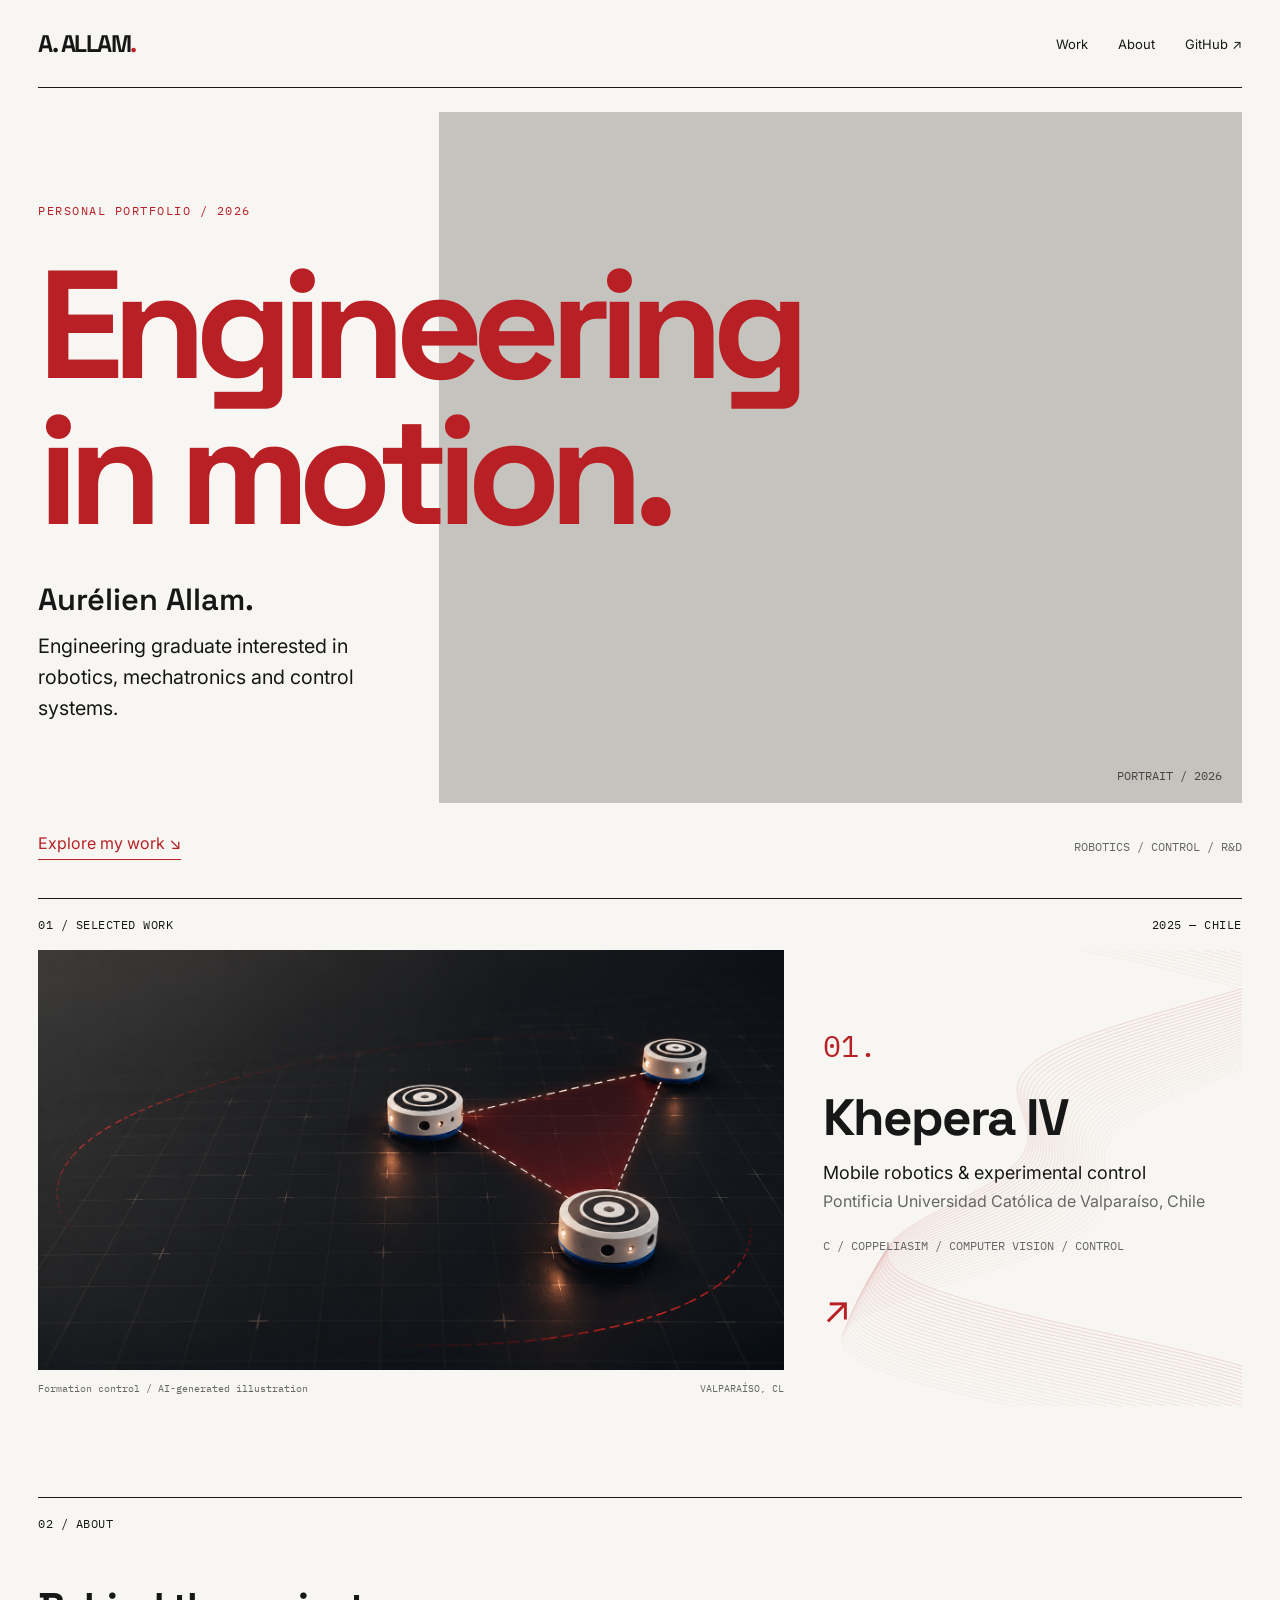
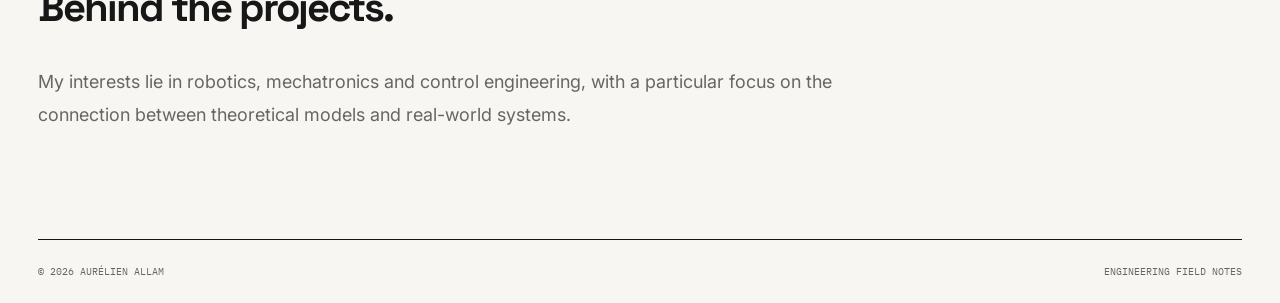
<file: index.html>
<!doctype html>
<html lang="en">
  <head>
    <meta charset="UTF-8" />
    <meta name="viewport" content="width=device-width, initial-scale=1.0" />

    <title>Aurélien Allam — Engineering Portfolio</title>

    <link rel="stylesheet" href="style.css" />

    <link rel="preconnect" href="https://fonts.googleapis.com" />
    <link rel="preconnect" href="https://fonts.gstatic.com" crossorigin />

    <link
      href="https://fonts.googleapis.com/css2?family=Space+Grotesk:wght@400;500;600;700&family=Inter:wght@400;500;600&family=IBM+Plex+Mono:wght@400;500&display=swap"
      rel="stylesheet"
    />
  </head>

  <body class="home-page">
    <!-- NAVIGATION -->

    <header class="site-header container">
      <a class="logo" href="index.html"> A. ALLAM<span>.</span> </a>

      <nav>
        <a href="#work">Work</a>
        <a href="#about">About</a>
        <a href="https://github.com/aureallam" target="_blank" rel="noopener">
          GitHub ↗
        </a>
      </nav>
    </header>

    <main class="container home-layout">
      <!-- INTRODUCTION -->

    <section class="hero">
    <div class="hero-portrait" aria-hidden="true">
        <span>PORTRAIT / 2026</span>
    </div>

    <div class="hero-copy">
        <p class="eyebrow">PERSONAL PORTFOLIO / 2026</p>

        <h1>
        Engineering<br />
        in motion<span>.</span>
        </h1>

        <p class="hero-name">Aurélien Allam.</p>

        <p class="hero-description">
        Engineering graduate interested in robotics,
        mechatronics and control systems.
        </p>
    </div>

    <div class="hero-bottom">
        <a class="text-link" href="#work">
        Explore my work ↘
        </a>

        <p class="annotation">ROBOTICS / CONTROL / R&D</p>
    </div>
    </section>

      <!-- PROJECTS -->

      <section id="work" class="work-section">
        <div class="section-heading">
          <span>01 / SELECTED WORK</span>
          <span>2025 — CHILE</span>
        </div>
        <div class="projects-gallery">
            <canvas id="projects-animation" aria-hidden="true"></canvas>

<article class="project">
  <div class="project-visual">
    <a href="projects/khepera.html" class="project-image">
      <img
        src="assets/images/khepera/Robots en formation triangulaire sur grille sombre.png"
        alt="Khepera IV multi-robot formation"
      />

      <div class="project-overlay"></div>

      <div class="project-preview">
        <p class="preview-label">
          RESEARCH INTERNSHIP / 2025 / CHILE
        </p>

        <h3>Collective<br />motion.</h3>

        <p class="preview-description">
          Cooperative formation control of mobile robots.
          From simulation to real-world experimentation.
        </p>

        <span class="preview-link">
          EXPLORE PROJECT ↗
        </span>
      </div>
    </a>

    <div class="image-caption">
      <span>Formation control / AI-generated illustration</span>
      <span>VALPARAÍSO, CL</span>
    </div>
  </div>

  <a href="projects/khepera.html" class="project-info">
    <span class="project-number">01.</span>

    <div class="project-description">
      <h2>Khepera IV</h2>

      <p>Mobile robotics & experimental control</p>

      <p class="project-location">
        Pontificia Universidad Católica de Valparaíso, Chile
      </p>

      <p class="project-tags">
        C / COPPELIASIM / COMPUTER VISION / CONTROL
      </p>
    </div>

    <span class="project-arrow">↗</span>
  </a>
</article>
</div>
      </section>

      <!-- ABOUT -->

      <section id="about" class="about-section">
        <div class="section-heading">
          <span>02 / ABOUT</span>
        </div>

        <h2>Behind the projects.</h2>

        <p>
          My interests lie in robotics, mechatronics and control engineering,
          with a particular focus on the connection between theoretical models
          and real-world systems.
        </p>
      </section>
    </main>

    <!-- FOOTER -->

    <footer class="site-footer container">
      <span>© 2026 AURÉLIEN ALLAM</span>
      <span>ENGINEERING FIELD NOTES</span>
    </footer>

    <script src="script.js"></script>
  </body>
</html>
</file>
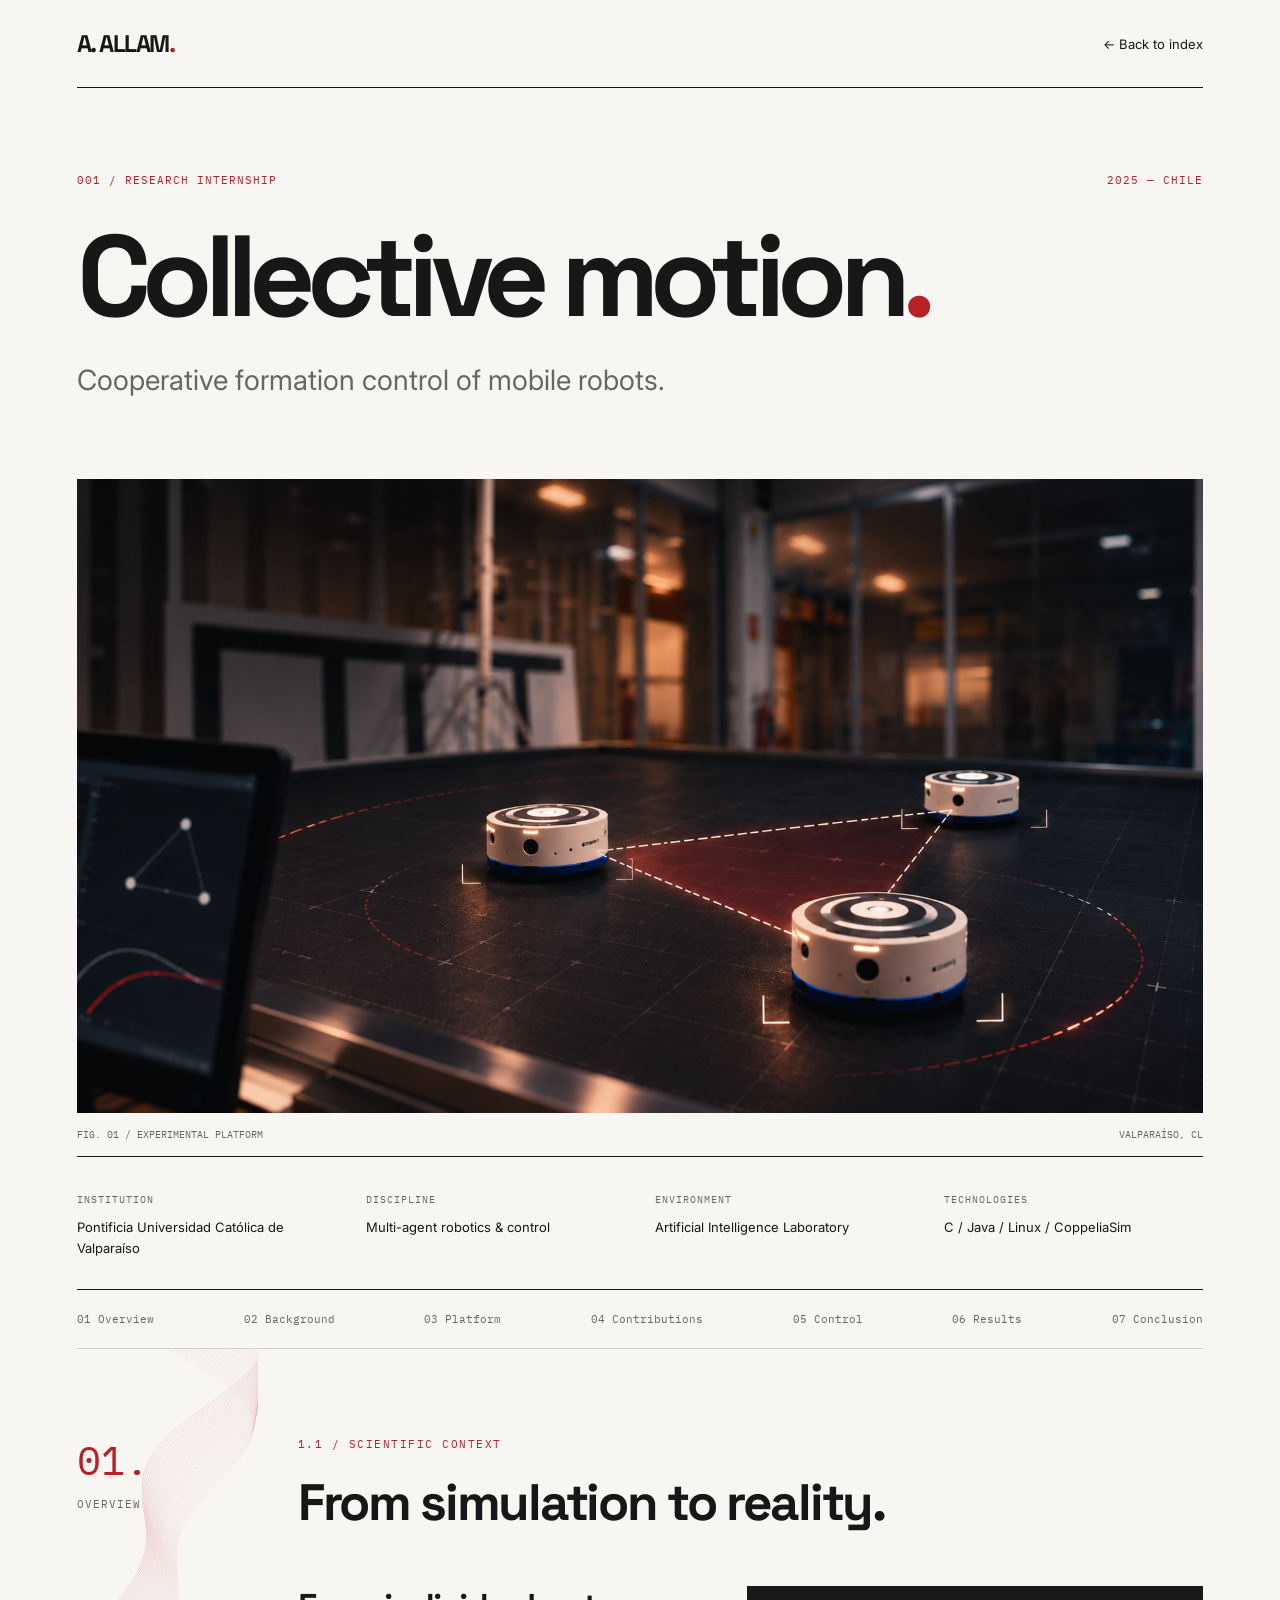
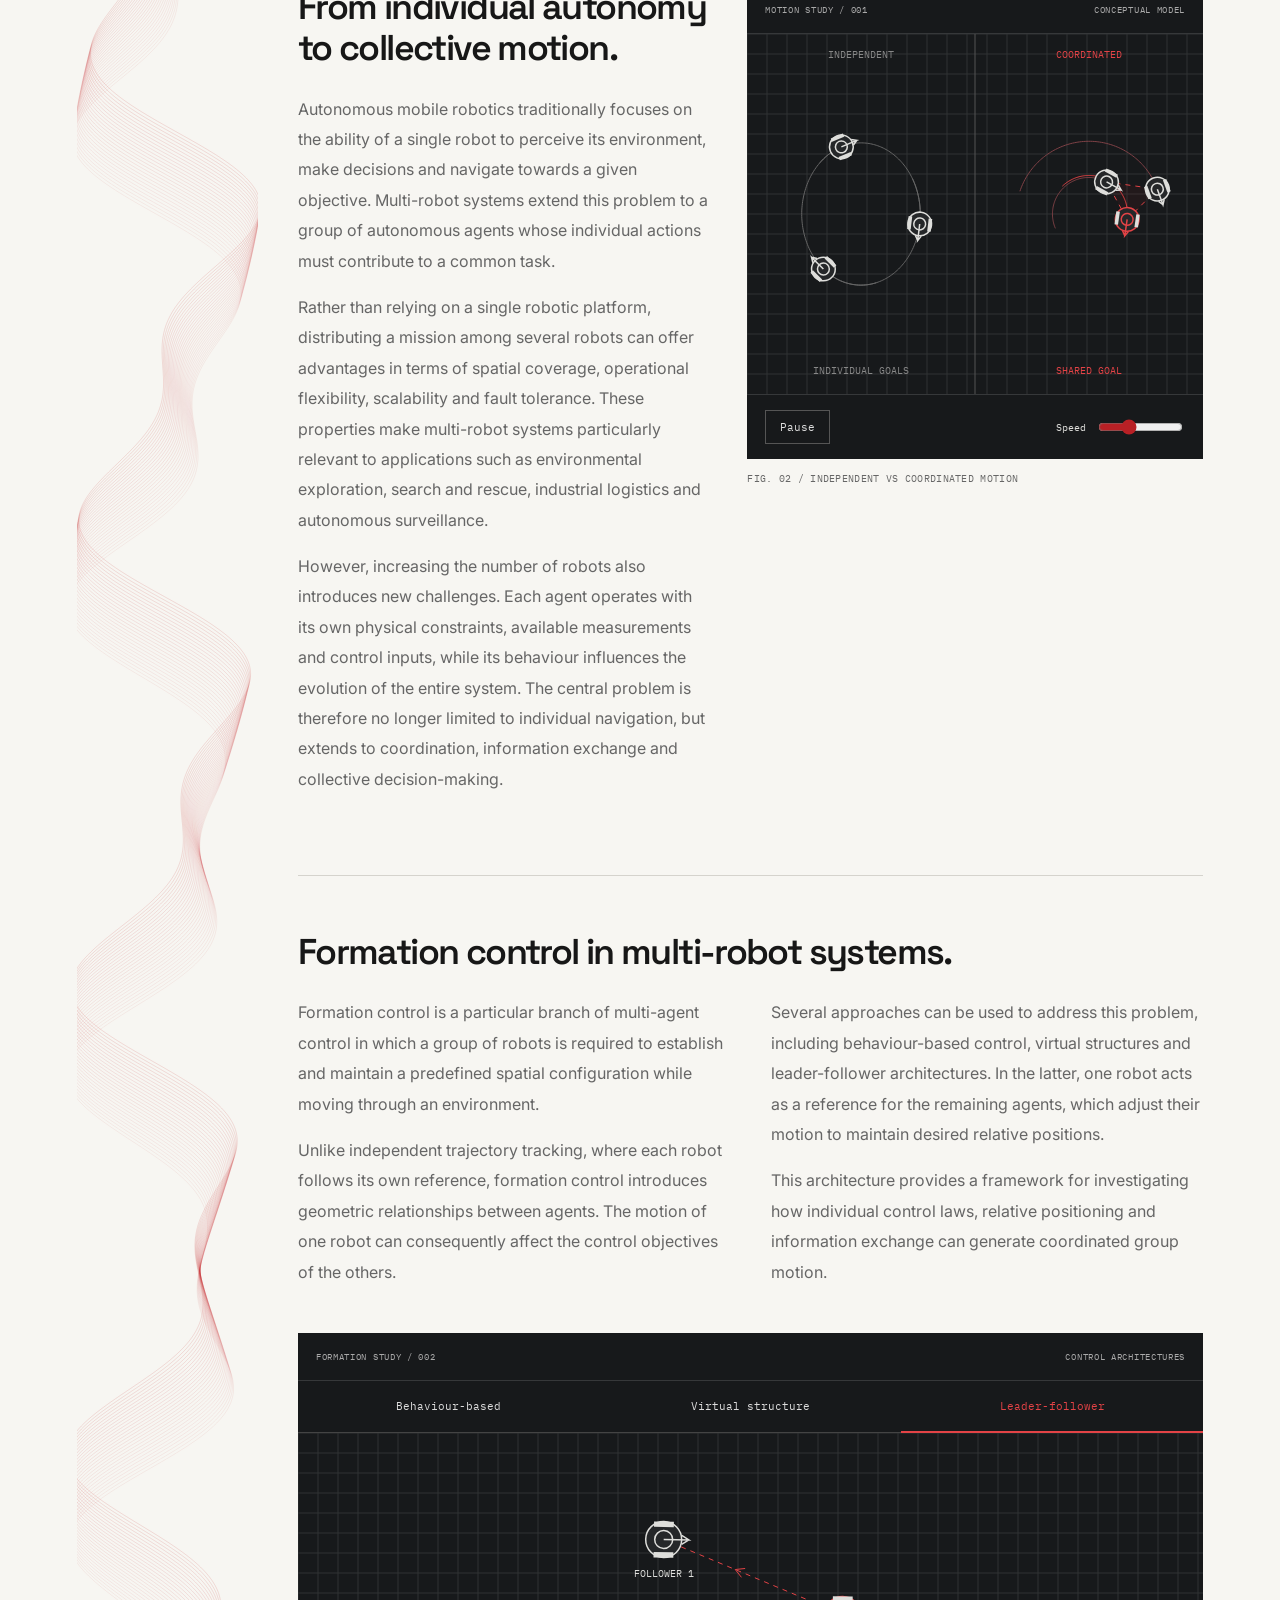
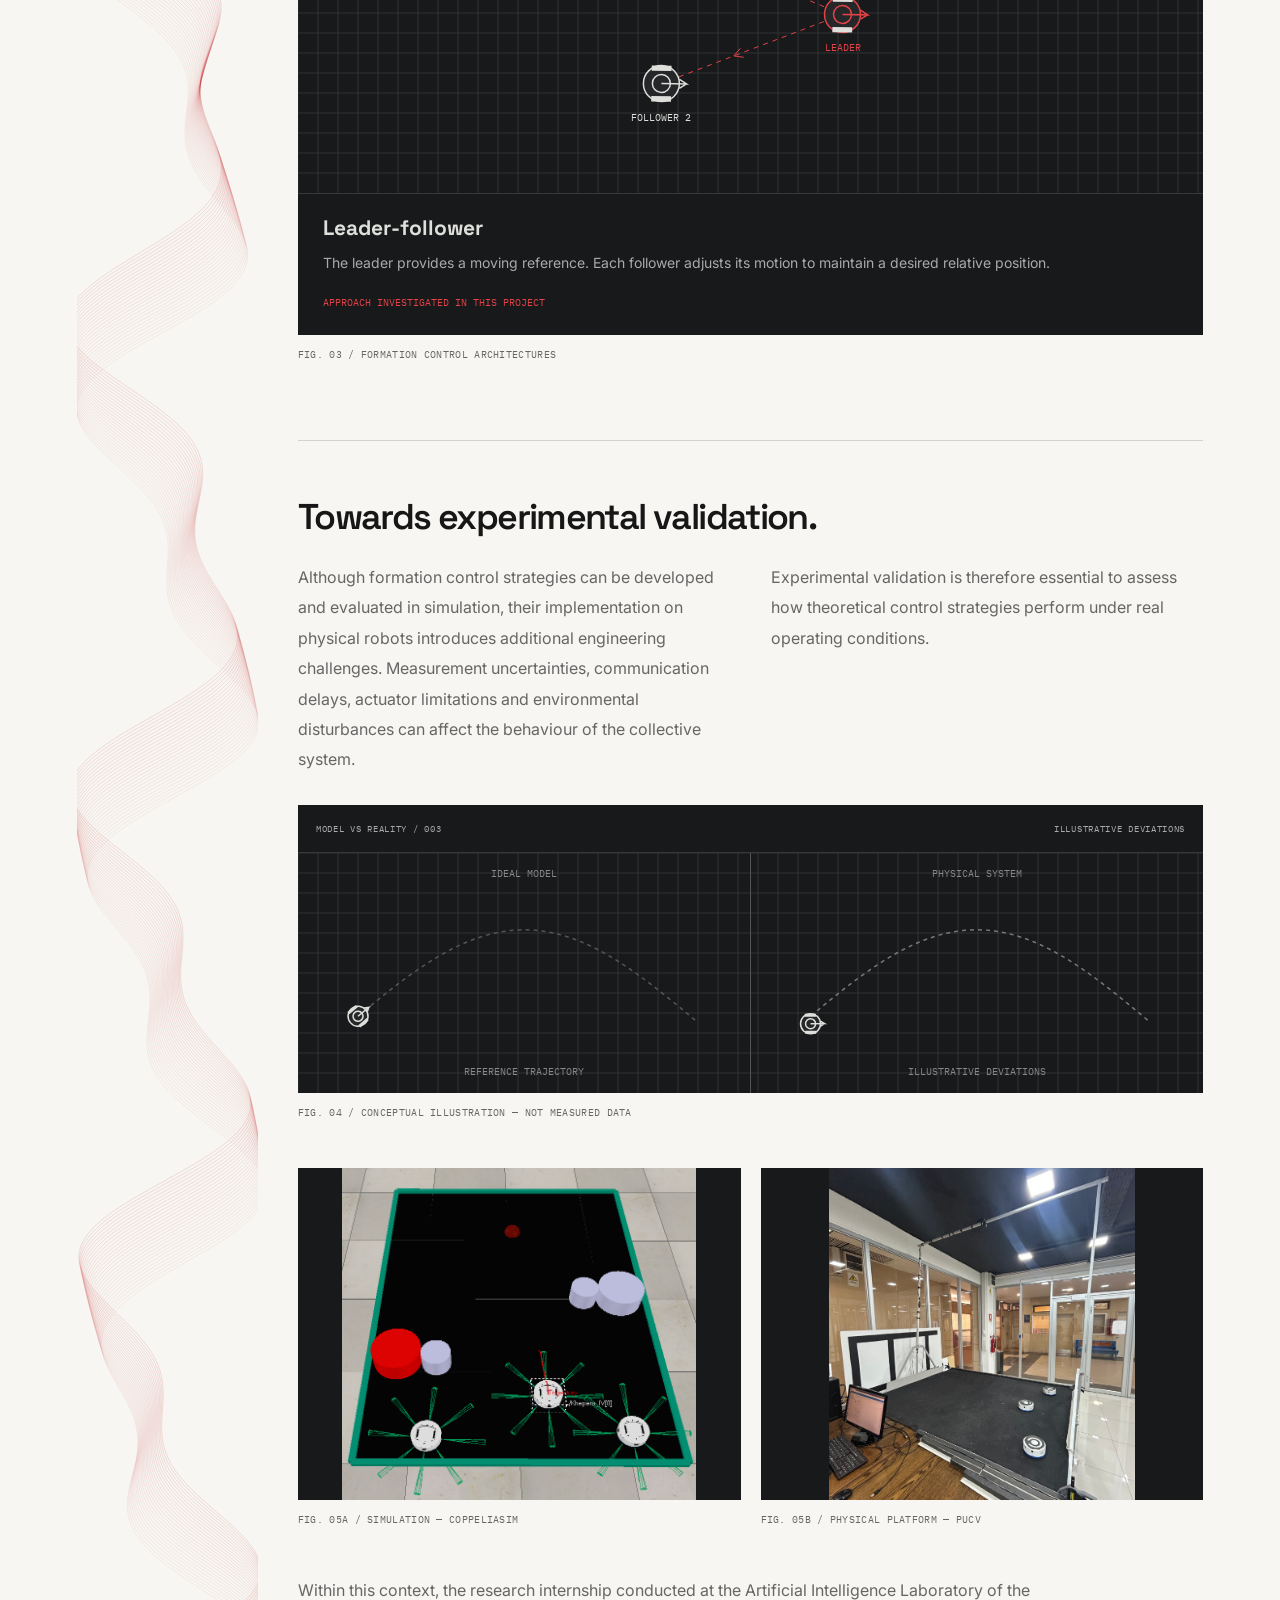
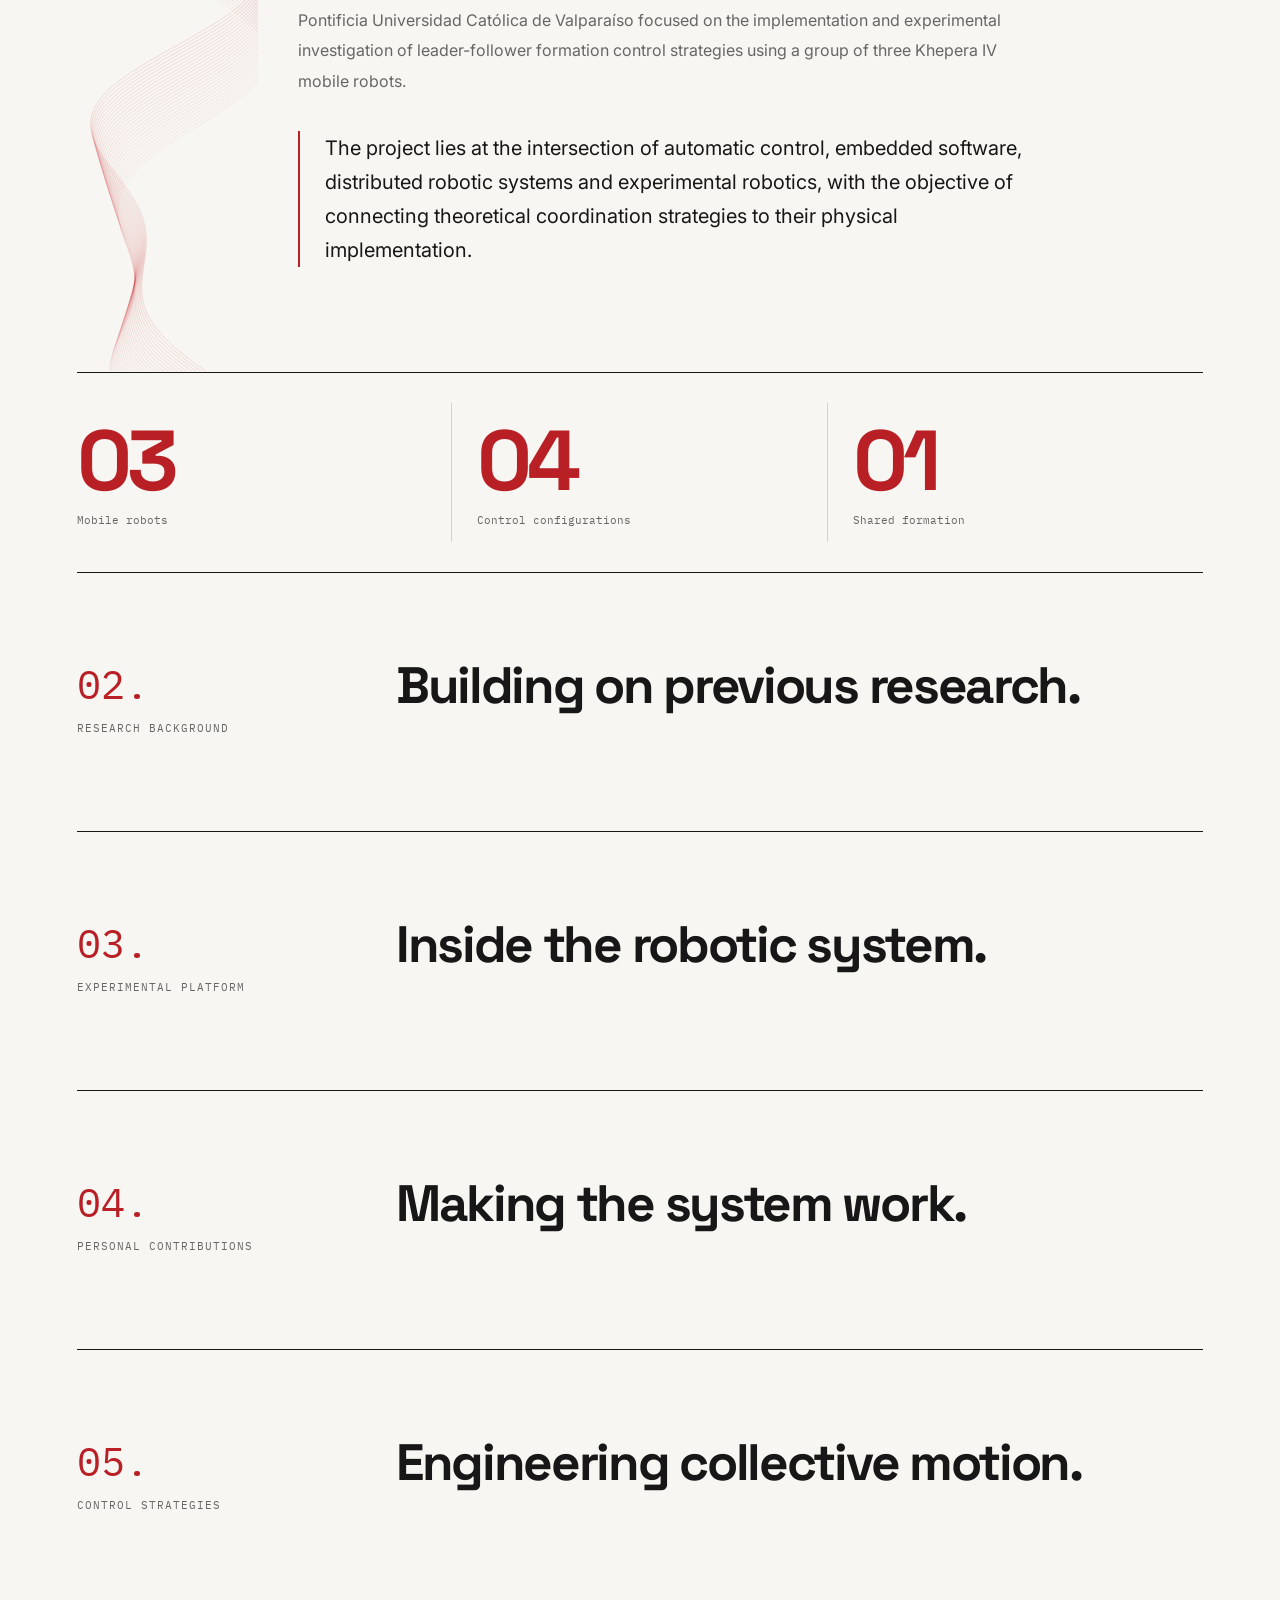
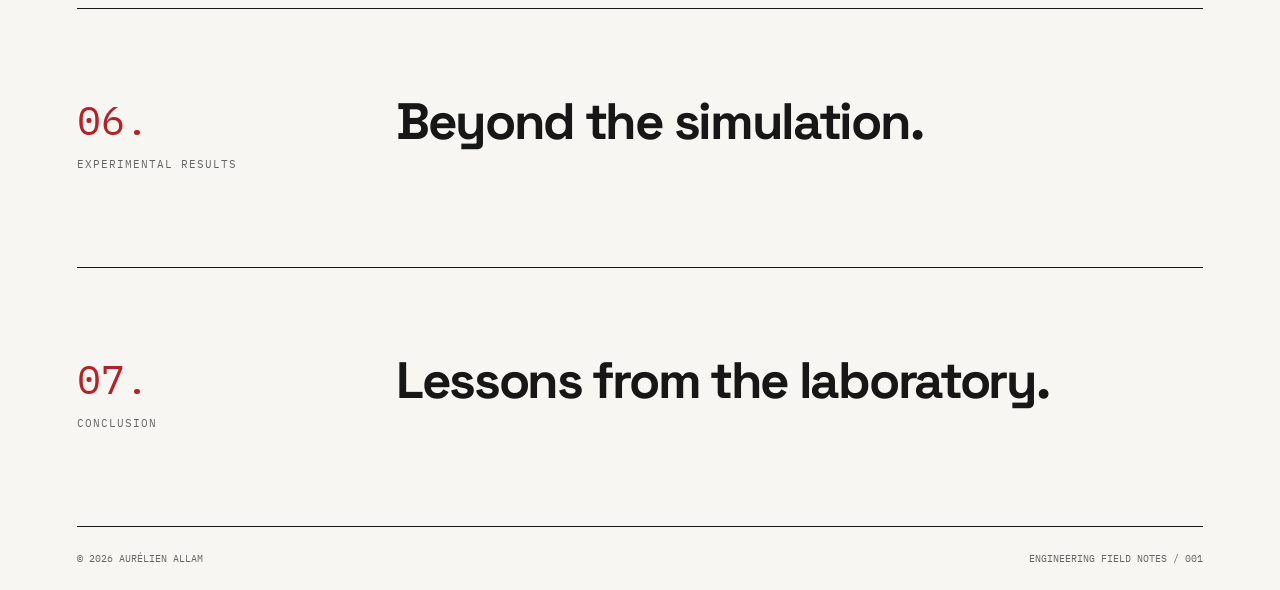
<file: projects/khepera.html>
<!doctype html>
<html lang="en">
  <head>
    <meta charset="UTF-8" />
    <meta name="viewport" content="width=device-width, initial-scale=1.0" />

    <title>Collective Motion | Aurélien Allam</title>

    <link rel="stylesheet" href="../style.css" />
    <link rel="stylesheet" href="../project.css" />

    <link rel="preconnect" href="https://fonts.googleapis.com" />
    <link rel="preconnect" href="https://fonts.gstatic.com" crossorigin />

    <link
      href="https://fonts.googleapis.com/css2?family=Space+Grotesk:wght@400;500;600;700&family=Inter:wght@400;500;600&family=IBM+Plex+Mono:wght@400;500&display=swap"
      rel="stylesheet"
    />
  </head>

  <body>
    <!-- NAVIGATION -->

    <header class="site-header container">
      <a class="logo" href="../index.html">A. ALLAM<span>.</span></a>

      <nav>
        <a href="../index.html#work">← Back to index</a>
      </nav>
    </header>

    <main class="container">
      <!-- PROJECT INTRODUCTION -->

      <section class="project-hero">
        <div class="project-eyebrow">
          <span>001 / RESEARCH INTERNSHIP</span>
          <span>2025 — CHILE</span>
        </div>

        <h1>Collective motion<span>.</span></h1>

        <p class="project-subtitle">
          Cooperative formation control of mobile robots.
        </p>
      </section>

      <!-- MAIN PHOTOGRAPH -->

      <figure class="editorial-figure">
        <img
          src="../assets/images/khepera/Formation triangulaire de robots en laboratoire.png"
          alt="Experimental mobile robotics platform at PUCV"
        />

        <figcaption>
          <span>FIG. 01 / EXPERIMENTAL PLATFORM</span>
          <span>VALPARAÍSO, CL</span>
        </figcaption>
      </figure>

      <!-- PROJECT METADATA -->

      <section class="project-metadata">
        <div>
          <span class="metadata-label">Institution</span>
          <p>Pontificia Universidad Católica de Valparaíso</p>
        </div>

        <div>
          <span class="metadata-label">Discipline</span>
          <p>Multi-agent robotics & control</p>
        </div>

        <div>
          <span class="metadata-label">Environment</span>
          <p>Artificial Intelligence Laboratory</p>
        </div>

        <div>
          <span class="metadata-label">Technologies</span>
          <p>C / Java / Linux / CoppeliaSim</p>
        </div>
      </section>

      <!-- PROJECT NAVIGATION -->

    <nav class="project-navigation" aria-label="Project sections">
    <a href="#overview">01 Overview</a>
    <a href="#background">02 Background</a>
    <a href="#platform">03 Platform</a>
    <a href="#contributions">04 Contributions</a>
    <a href="#control">05 Control</a>
    <a href="#results">06 Results</a>
    <a href="#conclusion">07 Conclusion</a>
    </nav>
      
<!-- 01 — SCIENTIFIC CONTEXT -->

<section class="editorial-section scientific-context" id="overview">
    <canvas id="project-margin-animation" aria-hidden="true"></canvas>
  <div class="editorial-index">
    <span>01.</span>
    <p>OVERVIEW</p>
  </div>

  <div class="editorial-content">
    <p class="scientific-label">1.1 / SCIENTIFIC CONTEXT</p>

    <h2>From simulation to reality.</h2>

    <!-- INDIVIDUAL AND COLLECTIVE MOTION -->

    <div class="scientific-split">
      <div class="scientific-text">
        <h3>From individual autonomy to collective motion.</h3>

        <p>
          Autonomous mobile robotics traditionally focuses on the
          ability of a single robot to perceive its environment,
          make decisions and navigate towards a given objective.
          Multi-robot systems extend this problem to a group of
          autonomous agents whose individual actions must contribute
          to a common task.
        </p>

        <p>
          Rather than relying on a single robotic platform,
          distributing a mission among several robots can offer
          advantages in terms of spatial coverage, operational
          flexibility, scalability and fault tolerance. These
          properties make multi-robot systems particularly relevant
          to applications such as environmental exploration,
          search and rescue, industrial logistics and autonomous
          surveillance.
        </p>

        <p>
          However, increasing the number of robots also introduces
          new challenges. Each agent operates with its own physical
          constraints, available measurements and control inputs,
          while its behaviour influences the evolution of the
          entire system. The central problem is therefore no longer
          limited to individual navigation, but extends to
          coordination, information exchange and collective
          decision-making.
        </p>
      </div>

      <figure class="scientific-figure motion-figure">
        <div class="simulation-panel">
          <div class="simulation-header">
            <span>MOTION STUDY / 001</span>
            <span>CONCEPTUAL MODEL</span>
          </div>

          <canvas id="collective-motion"></canvas>

          <div class="simulation-controls">
            <button id="motion-toggle" type="button">
              Pause
            </button>

            <label>
              Speed
              <input
                id="motion-speed"
                type="range"
                min="0.5"
                max="2"
                step="0.1"
                value="1"
              />
            </label>
          </div>
        </div>

        <figcaption>
          FIG. 02 / INDEPENDENT VS COORDINATED MOTION
        </figcaption>
      </figure>
    </div>

    <!-- FORMATION CONTROL -->

    <div class="scientific-subsection">
      <h3>Formation control in multi-robot systems.</h3>

      <div class="scientific-columns">
        <p>
          Formation control is a particular branch of multi-agent
          control in which a group of robots is required to establish
          and maintain a predefined spatial configuration while
          moving through an environment.
        </p>

        <p>
          Unlike independent trajectory tracking, where each robot
          follows its own reference, formation control introduces
          geometric relationships between agents. The motion of one
          robot can consequently affect the control objectives of
          the others.
        </p>

        <p>
          Several approaches can be used to address this problem,
          including behaviour-based control, virtual structures
          and leader-follower architectures. In the latter, one
          robot acts as a reference for the remaining agents,
          which adjust their motion to maintain desired relative
          positions.
        </p>

        <p>
          This architecture provides a framework for investigating
          how individual control laws, relative positioning and
          information exchange can generate coordinated group motion.
        </p>
      </div>

      <figure class="scientific-figure">
        <div class="simulation-panel">
          <div class="simulation-header">
            <span>FORMATION STUDY / 002</span>
            <span>CONTROL ARCHITECTURES</span>
          </div>

          <div class="formation-tabs">
            <button type="button" data-formation="behaviour">
              Behaviour-based
            </button>

            <button type="button" data-formation="virtual">
              Virtual structure
            </button>

            <button
              type="button"
              data-formation="leader"
              class="active"
            >
              Leader-follower
            </button>
          </div>

          <canvas id="formation-architectures"></canvas>

          <div class="formation-explanation">
            <h4 id="formation-title">Leader-follower</h4>

            <p id="formation-description">
              The leader provides a moving reference. Each follower
              adjusts its motion to maintain a desired relative
              position.
            </p>

            <span id="formation-note">
              APPROACH INVESTIGATED IN THIS PROJECT
            </span>
          </div>
        </div>

        <figcaption>
          FIG. 03 / FORMATION CONTROL ARCHITECTURES
        </figcaption>
      </figure>
    </div>

    <!-- EXPERIMENTAL VALIDATION -->

    <div class="scientific-subsection">
      <h3>Towards experimental validation.</h3>

      <div class="scientific-columns">
        <p>
          Although formation control strategies can be developed
          and evaluated in simulation, their implementation on
          physical robots introduces additional engineering
          challenges. Measurement uncertainties, communication
          delays, actuator limitations and environmental disturbances
          can affect the behaviour of the collective system.
        </p>

        <p>
          Experimental validation is therefore essential to assess
          how theoretical control strategies perform under real
          operating conditions.
        </p>
      </div>

      <figure class="scientific-figure">
        <div class="simulation-panel">
          <div class="simulation-header">
            <span>MODEL VS REALITY / 003</span>
            <span>ILLUSTRATIVE DEVIATIONS</span>
          </div>

          <canvas id="model-reality"></canvas>
        </div>

        <figcaption>
          FIG. 04 / CONCEPTUAL ILLUSTRATION — NOT MEASURED DATA
        </figcaption>
      </figure>

      <div class="experimental-comparison">
        <figure class="scientific-figure">
          <img
            src="../assets/images/khepera/simu_adapt.PNG"
            alt="Multi-robot simulation environment in CoppeliaSim"
            loading="lazy"
          />

          <figcaption>
            FIG. 05A / SIMULATION — COPPELIASIM
          </figcaption>
        </figure>

        <figure class="scientific-figure">
          <img
            src="../assets/images/khepera/Pla.jpg"
            alt="Physical Khepera IV experimental platform at PUCV"
            loading="lazy"
          />

          <figcaption>
            FIG. 05B / PHYSICAL PLATFORM — PUCV
          </figcaption>
        </figure>
      </div>

      <p>
        Within this context, the research internship conducted at
        the Artificial Intelligence Laboratory of the Pontificia
        Universidad Católica de Valparaíso focused on the
        implementation and experimental investigation of
        leader-follower formation control strategies using a
        group of three Khepera IV mobile robots.
      </p>

      <p class="scientific-conclusion">
        The project lies at the intersection of automatic control,
        embedded software, distributed robotic systems and
        experimental robotics, with the objective of connecting
        theoretical coordination strategies to their physical
        implementation.
      </p>
    </div>
  </div>
</section>

      <!-- PROJECT IN NUMBERS -->

      <section class="project-metrics">
        <div class="metric">
          <strong>03</strong>
          <span>Mobile robots</span>
        </div>

        <div class="metric">
          <strong>04</strong>
          <span>Control configurations</span>
        </div>

        <div class="metric">
          <strong>01</strong>
          <span>Shared formation</span>
        </div>
      </section>
      <!-- RESEARCH BACKGROUND -->

<section class="editorial-section" id="background">
  <div class="editorial-index">
    <span>02.</span>
    <p>RESEARCH BACKGROUND</p>
  </div>

  <div class="editorial-content">
    <h2>Building on previous research.</h2>
  </div>
</section>

<!-- EXPERIMENTAL PLATFORM -->

<section class="editorial-section" id="platform">
  <div class="editorial-index">
    <span>03.</span>
    <p>EXPERIMENTAL PLATFORM</p>
  </div>

  <div class="editorial-content">
    <h2>Inside the robotic system.</h2>
  </div>
</section>

<!-- PERSONAL CONTRIBUTIONS -->

<section class="editorial-section" id="contributions">
  <div class="editorial-index">
    <span>04.</span>
    <p>PERSONAL CONTRIBUTIONS</p>
  </div>

  <div class="editorial-content">
    <h2>Making the system work.</h2>
  </div>
</section>

<!-- CONTROL STRATEGIES -->

<section class="editorial-section" id="control">
  <div class="editorial-index">
    <span>05.</span>
    <p>CONTROL STRATEGIES</p>
  </div>

  <div class="editorial-content">
    <h2>Engineering collective motion.</h2>
  </div>
</section>

<!-- EXPERIMENTAL RESULTS -->

<section class="editorial-section" id="results">
  <div class="editorial-index">
    <span>06.</span>
    <p>EXPERIMENTAL RESULTS</p>
  </div>

  <div class="editorial-content">
    <h2>Beyond the simulation.</h2>
  </div>
</section>

<!-- CONCLUSION -->

<section class="editorial-section" id="conclusion">
  <div class="editorial-index">
    <span>07.</span>
    <p>CONCLUSION</p>
  </div>

  <div class="editorial-content">
    <h2>Lessons from the laboratory.</h2>
  </div>
</section>
    </main>

    <footer class="site-footer container">
      <span>© 2026 AURÉLIEN ALLAM</span>
      <span>ENGINEERING FIELD NOTES / 001</span>
    </footer>

    <script src="khepera.js"></script>
  </body>
</html>
</file>
<file: style.css>
/* ========================================
   01 — DESIGN SYSTEM
   ======================================== */

:root {
  --background: #f7f6f2;
  --foreground: #171717;
  --accent: #b82025;
  --muted: #666666;
  --border: #d5d3cd;

  --font-heading: "Space Grotesk", sans-serif;
  --font-body: "Inter", sans-serif;
  --font-mono: "IBM Plex Mono", monospace;
}

/* ========================================
   02 — GLOBAL STYLES
   ======================================== */

* {
  box-sizing: border-box;
}

html {
  scroll-behavior: smooth;
}

body {
  margin: 0;
  background: var(--background);
  color: var(--foreground);
  font-family: var(--font-body);
  -webkit-font-smoothing: antialiased;
}

a {
  color: inherit;
  text-decoration: none;
}

a:focus-visible {
  outline: 2px solid var(--accent);
  outline-offset: 5px;
}

.container {
  width: 88%;
  max-width: 1200px;
  margin: 0 auto;
}

/* ========================================
   03 — NAVIGATION
   ======================================== */

.site-header {
  display: flex;
  justify-content: space-between;
  align-items: center;
  padding: 28px 0;
  border-bottom: 1px solid var(--foreground);
}

.logo {
  font-family: var(--font-heading);
  font-size: 24px;
  font-weight: 700;
  letter-spacing: -1.5px;
}

.logo span {
  color: var(--accent);
}

nav {
  display: flex;
  gap: 30px;
}

nav a {
  font-size: 13px;
  transition: color 0.2s ease;
}

nav a:hover {
  color: var(--accent);
}

/* ========================================
   04 — HERO
   ======================================== */

.hero {
  padding: 100px 0 75px;
}

.eyebrow {
  font-family: var(--font-mono);
  font-size: 12px;
  letter-spacing: 1.5px;
  color: var(--accent);
}

.hero h1 {
  font-family: var(--font-heading);
  font-size: clamp(55px, 10vw, 140px);
  font-weight: 700;
  line-height: 0.95;
  letter-spacing: -0.075em;
  margin: 30px 0;
}

.hero h1 span {
  color: var(--accent);
}

.hero-description {
  max-width: 480px;
  font-size: 17px;
  line-height: 1.8;
  color: var(--muted);
}

.hero-bottom {
  display: flex;
  justify-content: space-between;
  align-items: flex-end;
  margin-top: 45px;
}

.text-link {
  color: var(--accent);
  font-size: 14px;
  padding-bottom: 6px;
  border-bottom: 1px solid var(--accent);
}

.annotation {
  font-family: var(--font-mono);
  font-size: 11px;
  color: var(--muted);
}

/* ========================================
   05 — PROJECTS
   ======================================== */

.section-heading {
  display: flex;
  justify-content: space-between;
  border-top: 1px solid var(--foreground);
  padding: 18px 0;
  font-family: var(--font-mono);
  font-size: 12px;
  letter-spacing: 0.5px;
}

.project-image {
  position: relative;
  display: block;
  width: 100%;
  overflow: hidden;
  background-color: #171717;
}

.project-image img {
  display: block;
  width: 100%;
  height: auto;
  transition: transform 0.6s ease;
}

.project-image:hover img {
  transform: scale(1.025);
}

/* PROJECT OVERLAY */

.project-overlay {
  position: absolute;
  inset: 0;
  background: linear-gradient(
    90deg,
    rgba(0, 0, 0, 0.85),
    rgba(0, 0, 0, 0.3) 50%,
    transparent 80%
  );
  opacity: 0;
  transition: opacity 0.5s ease;
}

.project-preview {
  position: absolute;
  top: 50%;
  left: 6%;
  width: 45%;
  color: white;

  opacity: 0;
  transform: translateY(calc(-50% + 20px));

  transition:
    opacity 0.5s ease,
    transform 0.5s ease;
}

.preview-label {
  font-family: var(--font-mono);
  font-size: 10px;
  letter-spacing: 1.5px;
}

.project-preview h3 {
  font-family: var(--font-heading);
  font-size: clamp(24px, 5vw, 75px);
  line-height: 0.95;
  letter-spacing: -0.06em;
  color: #e34346;
  margin: 20px 0;
}

.preview-description {
  font-size: clamp(12px, 1.4vw, 17px);
  line-height: 1.6;
  max-width: 350px;
}

.preview-link {
  display: inline-block;
  margin-top: 15px;
  font-family: var(--font-mono);
  font-size: 10px;
  letter-spacing: 1px;
}

/* HOVER ANIMATION */

.project-image:hover .project-overlay,
.project-image:focus-visible .project-overlay {
  opacity: 1;
}

.project-image:hover .project-preview,
.project-image:focus-visible .project-preview {
  opacity: 1;
  transform: translateY(-50%);
}

/* TOUCHSCREENS */

@media (hover: none) {
  .project-overlay {
    opacity: 1;
  }

  .project-preview {
    opacity: 1;
    transform: translateY(-50%);
  }
}

.image-placeholder {
  font-family: var(--font-mono);
  font-size: 12px;
  letter-spacing: 2px;
  color: var(--muted);
}

.image-reference {
  position: absolute;
  top: 20px;
  left: 20px;
  font-family: var(--font-mono);
  font-size: 11px;
}

.image-caption {
  display: flex;
  justify-content: space-between;
  gap: 20px;
  padding: 12px 0;
  color: var(--muted);
  font-family: var(--font-mono);
  font-size: 10px;
}

.project-info {
  display: flex;
  align-items: flex-start;
  gap: 30px;
  padding: 35px 0;
  border-bottom: 1px solid var(--foreground);
}

.project-number {
  font-family: var(--font-mono);
  font-size: 30px;
  color: var(--accent);
}

.project-description h2 {
  margin: 0 0 12px;
  font-family: var(--font-heading);
  font-size: 42px;
  letter-spacing: -2px;
}

.project-description p {
  margin: 8px 0;
  font-size: 15px;
}

.project-description .project-location {
  font-size: 12px;
  color: var(--muted);
}

.project-description .project-tags {
  margin-top: 24px;
  font-family: var(--font-mono);
  font-size: 11px;
  line-height: 1.8;
  color: var(--muted);
}

.project-arrow {
  margin-left: auto;
  color: var(--accent);
  font-size: 38px;
  transition: transform 0.25s ease;
}

.project-info:hover .project-arrow {
  transform: translate(5px, -5px);
}

/* ========================================
   06 — ABOUT
   ======================================== */

.about-section {
  padding: 90px 0;
}

.about-section h2 {
  font-family: var(--font-heading);
  font-size: 40px;
  letter-spacing: -2px;
}

.about-section p {
  max-width: 600px;
  line-height: 1.8;
  color: var(--muted);
}

/* ========================================
   07 — FOOTER
   ======================================== */

.site-footer {
  display: flex;
  justify-content: space-between;
  gap: 20px;
  padding: 25px 0;
  border-top: 1px solid var(--foreground);
  font-family: var(--font-mono);
  font-size: 10px;
  color: var(--muted);
}

/* ========================================
   08 — RESPONSIVE DESIGN
   ======================================== */

@media (max-width: 600px) {
  .container {
    width: 90%;
  }

  .site-header {
    padding: 20px 0;
  }

  nav {
    gap: 15px;
  }

  nav a {
    font-size: 11px;
  }

  .logo {
    font-size: 19px;
  }

  .hero {
    padding: 65px 0 45px;
  }

  .hero h1 {
    font-size: clamp(42px, 11vw, 65px);
  }

  .hero-description {
    font-size: 15px;
  }

  .hero-bottom {
    align-items: flex-start;
    flex-direction: column;
    gap: 15px;
  }

  .project-info {
    gap: 15px;
  }

  .project-description h2 {
    font-size: 30px;
  }

  .project-number {
    font-size: 22px;
  }

  .project-arrow {
    font-size: 26px;
  }

  .image-placeholder {
    font-size: 9px;
    letter-spacing: 1px;
  }
}

@media (prefers-reduced-motion: reduce) {
  html {
    scroll-behavior: auto;
  }

  * {
    transition: none !important;
  }
}


/* ========================================
   09 — IMMERSIVE EDITORIAL LAYOUT
   ======================================== */

/* DEFAULT — ORIGINAL VERTICAL LAYOUT */

.hero-portrait,
.hero-name {
  display: none;
}

/* WIDE SCREEN */

@media (min-width: 1100px) {

  .home-page .container {
    width: 94%;
    max-width: none;
  }

  /* IMMERSIVE HERO */

  .home-layout .hero {
    display: grid;
    grid-template-columns: repeat(12, minmax(0, 1fr));
    grid-template-rows: minmax(min-content, 1fr) auto;

    min-height: calc(100vh - 90px);
    padding: 24px 0 32px;
    row-gap: 24px;

    isolation: isolate;
  }

  /* PORTRAIT */

  .hero-portrait {
    display: block;
    position: relative;

    grid-column: 5 / -1;
    grid-row: 1;

    min-height: 480px;
    background: #c5c3be;

    z-index: 0;
  }

  .hero-portrait span {
    position: absolute;
    right: 20px;
    bottom: 20px;

    font-family: var(--font-mono);
    font-size: 12px;
    color: #454545;
  }

  /* OVERLAPPING TYPOGRAPHY */

  .hero-copy {
    grid-column: 1 / 11;
    grid-row: 1;

    align-self: center;
    padding: 35px 0;

    z-index: 1;
  }

  .home-layout .hero h1 {
    font-size: 12vw;
    color: var(--accent);
    margin: 35px 0;
  }

  .home-layout .eyebrow {
    font-size: clamp(12px, 0.9vw, 18px);
  }

  /* PERSONAL INTRODUCTION */

  .hero-name {
    display: block;

    font-family: var(--font-heading);
    font-size: clamp(24px, 2.4vw, 48px);
    font-weight: 600;

    margin: 0 0 12px;
  }

  .home-layout .hero-description {
    max-width: 30vw;

    font-size: clamp(18px, 1.55vw, 32px);
    line-height: 1.55;
    color: var(--foreground);

    margin: 0;
  }

  /* HERO FOOTNOTE */

  .home-layout .hero-bottom {
    grid-column: 1 / -1;
    grid-row: 2;

    margin: 0;
    align-items: center;
  }

  .home-layout .text-link {
    font-size: clamp(16px, 1.1vw, 24px);
  }

  .home-layout .annotation {
    font-size: clamp(12px, 0.85vw, 18px);
  }

  /* SELECTED WORK — CONTINUOUS GALLERY */

.home-layout .project {
  display: grid;
  grid-template-columns: minmax(0, 62fr) minmax(0, 38fr);

  gap: 0;
  align-items: stretch;

  position: relative;
  margin-bottom: 60px;
}

.home-layout .project:last-child {
  margin-bottom: 0;
}

.home-layout .project-visual {
  min-width: 0;
  position: relative;
}

.home-layout .project-info {
  position: relative;

  flex-direction: column;
  justify-content: center;
  align-items: flex-start;

  gap: 20px;
  padding: 40px 30px 40px 3vw;

  border: none;
  background: transparent;
}

.home-layout .project-arrow {
  margin-left: 0;
}

.home-layout .project-description h2 {
  font-size: clamp(42px, 4vw, 85px);
}

.home-layout .project-description p {
  font-size: clamp(18px, 1.4vw, 30px);
}

.home-layout .project-description .project-location {
  font-size: clamp(16px, 1.1vw, 24px);
}

.home-layout .project-description .project-tags {
  font-size: clamp(12px, 0.9vw, 20px);
}

  .home-layout .about-section p {
    max-width: 850px;
    font-size: clamp(18px, 1.4vw, 30px);
  }
}

/* ========================================
   10 — GENERATIVE GRAPHICS
   ======================================== */

.projects-gallery {
  position: relative;
  isolation: isolate;
}

#projects-animation {
  display: none;
  pointer-events: none;
}

/* CONTINUOUS ANIMATION — WIDE SCREEN */

@media (min-width: 1100px) {

  #projects-animation {
    display: block;

    position: absolute;
    top: 0;
    right: 0;

    width: 38%;
    height: 100%;

    z-index: 0;
  }

  .projects-gallery .project {
    position: relative;
    z-index: 1;
  }
}


/* ========================================
   11 — COMPACT HERO PORTRAIT
   ======================================== */

@media (min-width: 601px) and (max-width: 1099px) {

  .home-layout .hero {
    position: relative;
    isolation: isolate;
  }

  .hero-portrait {
    display: block;

    position: absolute;
    top: 55px;
    right: 0;

    width: 38%;
    height: 65%;

    background: #c5c3be;

    z-index: -1;
  }

  .hero-portrait span {
    position: absolute;
    bottom: 12px;
    right: 12px;

    font-family: var(--font-mono);
    font-size: 9px;
    color: var(--muted);
  }

  .hero-description {
    max-width: 65%;
  }
}

@media (max-width: 600px) {

  .hero-portrait {
    display: block;

    position: relative;

    width: 100%;
    aspect-ratio: 4 / 3;

    background: #c5c3be;
    margin-bottom: 30px;
  }

  .hero-portrait span {
    position: absolute;
    bottom: 12px;
    right: 12px;

    font-family: var(--font-mono);
    font-size: 9px;
  }
}
</file>
<file: project.css>
/* ========================================
   01 — PROJECT HERO
   ======================================== */

.project-hero {
  padding: 85px 0 50px;
}

.project-eyebrow {
  display: flex;
  justify-content: space-between;
  gap: 20px;
  font-family: var(--font-mono);
  font-size: 11px;
  letter-spacing: 1px;
  color: var(--accent);
}

.project-hero h1 {
  font-family: var(--font-heading);
  font-size: clamp(48px, 9vw, 120px);
  font-weight: 700;
  line-height: 0.95;
  letter-spacing: -0.075em;
  margin: 35px 0 25px;
}

.project-hero h1 span {
  color: var(--accent);
}

.project-subtitle {
  font-size: clamp(18px, 2.5vw, 28px);
  line-height: 1.5;
  max-width: 750px;
  color: var(--muted);
}

/* ========================================
   02 — EDITORIAL PHOTOGRAPHY
   ======================================== */

.editorial-figure {
  margin: 0;
}

.editorial-figure img {
  display: block;
  width: 100%;
  height: auto;
  object-fit: contain;
  
}

.editorial-figure figcaption {
  display: flex;
  justify-content: space-between;
  gap: 20px;
  padding: 15px 0;
  font-family: var(--font-mono);
  font-size: 10px;
  color: var(--muted);
}

/* ========================================
   03 — PROJECT METADATA
   ======================================== */

.project-metadata {
  display: grid;
  grid-template-columns: repeat(4, 1fr);
  gap: 30px;
  padding: 30px 0;
  border-top: 1px solid var(--foreground);
  border-bottom: 1px solid var(--foreground);
}

.metadata-label {
  font-family: var(--font-mono);
  font-size: 10px;
  text-transform: uppercase;
  color: var(--muted);
  letter-spacing: 1px;
}

.project-metadata p {
  font-size: 13px;
  line-height: 1.6;
  margin: 10px 0 0;
}

/* ========================================
   04 — EDITORIAL SECTIONS
   ======================================== */

.editorial-section {
  display: grid;
  grid-template-columns: 1fr 3fr;
  gap: 50px;
  padding: 85px 0;
}

.editorial-index span {
  font-family: var(--font-mono);
  font-size: 40px;
  color: var(--accent);
}

.editorial-index p {
  font-family: var(--font-mono);
  font-size: 11px;
  letter-spacing: 1px;
  color: var(--muted);
}

.editorial-content h2 {
  font-family: var(--font-heading);
  font-size: clamp(30px, 4vw, 52px);
  letter-spacing: -0.045em;
  line-height: 1.1;
  margin: 0 0 30px;
}

.editorial-content p {
  max-width: 750px;
  font-size: 16px;
  line-height: 1.9;
  color: var(--muted);
}

.editorial-content .lead-paragraph {
  font-size: 21px;
  line-height: 1.6;
  color: var(--foreground);
}

/* ========================================
   05 — PROJECT METRICS
   ======================================== */

.project-metrics {
  display: grid;
  grid-template-columns: repeat(3, 1fr);
  border-top: 1px solid var(--foreground);
  margin-bottom: 80px;
  padding: 30px 0;
}

.metric {
  display: flex;
  flex-direction: column;
  gap: 10px;
  padding: 15px 25px;
  border-right: 1px solid var(--border);
}

.metric:first-child {
  padding-left: 0;
}

.metric:last-child {
  border-right: none;
}

.metric strong {
  font-family: var(--font-heading);
  font-size: clamp(40px, 7vw, 85px);
  line-height: 1;
  letter-spacing: -0.06em;
  color: var(--accent);
}

.metric span {
  font-family: var(--font-mono);
  font-size: 11px;
  color: var(--muted);
}

/* ========================================
   06 — RESPONSIVE DESIGN
   ======================================== */

@media (max-width: 800px) {
  .project-metadata {
    grid-template-columns: repeat(2, 1fr);
  }

  .editorial-section {
    grid-template-columns: 1fr;
    gap: 25px;
    padding: 55px 0;
  }
}

@media (max-width: 600px) {
  .project-hero {
    padding: 55px 0 30px;
  }

  .project-eyebrow {
    font-size: 9px;
  }

  .editorial-figure figcaption {
    font-size: 8px;
  }

  .metric {
    padding: 10px;
  }

  .metric span {
    font-size: 9px;
  }

  .editorial-content p {
    font-size: 15px;
  }

  .editorial-content .lead-paragraph {
    font-size: 19px;
  }
}


/* ========================================
   07 — PROJECT NAVIGATION
   ======================================== */

.project-navigation {
  position: sticky;
  top: 0;
  z-index: 20;

  display: flex;
  justify-content: space-between;
  align-items: center;
  gap: 25px;

  padding: 22px 0;
  background: var(--background);
  border-bottom: 1px solid var(--border);

  overflow-x: auto;
  scrollbar-width: none;
}

.project-navigation::-webkit-scrollbar {
  display: none;
}

.project-navigation a {
  font-family: var(--font-mono);
  font-size: 11px;
  white-space: nowrap;
  color: var(--muted);
  transition: color 0.2s ease;
}

.project-navigation a:hover {
  color: var(--accent);
}

.editorial-section {
  scroll-margin-top: 75px;
}

/* ========================================
   08 — SECTION SEPARATORS
   ======================================== */

.editorial-section + .editorial-section,
.project-metrics + .editorial-section {
  border-top: 1px solid var(--foreground);
}

.editorial-content {
  min-width: 0;
}

.project-metrics {
  margin-bottom: 0;
}


/* ========================================
   07 — SCIENTIFIC CONTEXT
   ======================================== */

.scientific-context {
  grid-template-columns: minmax(100px, 1fr) minmax(0, 5fr);
  gap: 40px;
}

.scientific-context .editorial-content {
  min-width: 0;
}

.scientific-context .scientific-label {
  font-family: var(--font-mono);
  font-size: 11px;
  letter-spacing: 1.5px;
  color: var(--accent);
  margin: 0 0 20px;
}

.scientific-context h3 {
  font-family: var(--font-heading);
  font-size: clamp(24px, 2.8vw, 38px);
  font-weight: 600;
  line-height: 1.15;
  letter-spacing: -0.045em;
  margin: 0 0 25px;
}

.scientific-split {
  display: grid;
  grid-template-columns: minmax(0, 1fr) minmax(0, 1.1fr);
  gap: 35px;
  align-items: start;
  margin-top: 55px;
}

.scientific-subsection {
  padding-top: 55px;
  margin-top: 65px;
  border-top: 1px solid var(--border);
}

.scientific-columns {
  columns: 2;
  column-gap: 40px;
  margin-bottom: 30px;
}

.scientific-columns p {
  margin-top: 0;
  break-inside: avoid;
}

/* Scientific figures */

.scientific-figure {
  margin: 0;
  min-width: 0;
}

.scientific-figure figcaption {
  font-family: var(--font-mono);
  font-size: 10px;
  line-height: 1.6;
  color: var(--muted);
  padding: 12px 0;
  letter-spacing: 0.3px;
}

.motion-figure {
  position: sticky;
  top: 30px;
}

/* Simulation environment */

.simulation-panel {
  background: #17191b;
  color: #dededb;
  overflow: hidden;
}

.simulation-header {
  display: flex;
  justify-content: space-between;
  flex-wrap: wrap;
  gap: 10px;
  padding: 18px;
  border-bottom: 1px solid #36383a;
  font-family: var(--font-mono);
  font-size: 9px;
  letter-spacing: 0.7px;
  color: #aaa;
}

.simulation-panel canvas {
  display: block;
  width: 100%;
  height: 330px;
}

#collective-motion {
  height: 360px;
}

#formation-architectures {
  height: 360px;
}

#model-reality {
  height: 240px;
}

/* Animation controls */

.simulation-controls {
  display: flex;
  align-items: center;
  justify-content: space-between;
  flex-wrap: wrap;
  gap: 15px;
  padding: 15px 18px;
  border-top: 1px solid #36383a;
}

.simulation-panel button {
  background: transparent;
  border: 1px solid #555;
  color: #ddd;
  font-family: var(--font-mono);
  font-size: 11px;
  padding: 9px 14px;
  cursor: pointer;
  transition: color 0.2s, border-color 0.2s;
}

.simulation-panel button:hover,
.simulation-panel button.active {
  color: #e34346;
  border-color: #e34346;
}

.simulation-controls label {
  display: flex;
  align-items: center;
  gap: 10px;
  font-family: var(--font-mono);
  font-size: 10px;
}

.simulation-controls input {
  width: 85px;
  accent-color: #b82025;
}

/* Formation architectures */

.formation-tabs {
  display: grid;
  grid-template-columns: repeat(3, 1fr);
}

.formation-tabs button {
  border: none;
  border-bottom: 1px solid #444;
  padding: 18px 8px;
}

.formation-tabs button.active {
  border-bottom: 2px solid #e34346;
}

.formation-explanation {
  padding: 20px 25px 25px;
  border-top: 1px solid #36383a;
}

.formation-explanation h4 {
  font-family: var(--font-heading);
  font-size: 21px;
  margin: 0 0 10px;
}

.formation-explanation p {
  font-size: 14px;
  line-height: 1.7;
  color: #aaa;
  margin: 0 0 15px;
}

.formation-explanation span {
  font-family: var(--font-mono);
  font-size: 10px;
  color: #e34346;
}

/* Experimental documentation */

.experimental-comparison {
  display: grid;
  grid-template-columns: repeat(2, minmax(0, 1fr));
  gap: 20px;
  margin: 35px 0;
}

.experimental-comparison img {
  display: block;
  width: 100%;
  aspect-ratio: 4 / 3;
  object-fit: contain;
  background: #17191b;
}

.scientific-context .scientific-conclusion {
  color: var(--foreground);
  font-size: 20px;
  line-height: 1.7;
  border-left: 2px solid var(--accent);
  padding-left: 25px;
  margin-top: 35px;
}

/* Responsive scientific layout */

@media (max-width: 1100px) {
  .scientific-split {
    grid-template-columns: 1fr;
  }

  .motion-figure {
    position: static;
  }
}

@media (max-width: 800px) {
  .scientific-context {
    grid-template-columns: 1fr;
    gap: 25px;
  }

  .scientific-columns {
    columns: 1;
  }
}

@media (max-width: 600px) {
  .experimental-comparison {
    grid-template-columns: 1fr;
  }

  #collective-motion {
    height: 300px;
  }

  #formation-architectures {
    height: 280px;
  }

  #model-reality {
    height: 200px;
  }

  .formation-tabs button {
    font-size: 9px;
    padding: 15px 4px;
  }

  .scientific-subsection {
    margin-top: 40px;
    padding-top: 35px;
  }
}

/* ========================================
   08 — GENERATIVE EDITORIAL MARGIN
   ======================================== */

.scientific-context {
  position: relative;
  isolation: isolate;
}

#project-margin-animation {
  display: none;
  pointer-events: none;
}

@media (min-width: 1100px) {
  #project-margin-animation {
    display: block;
    position: absolute;
    top: 0;
    left: 0;
    width: calc((100% - 40px) / 6);
    height: 100%;
    z-index: 0;
  }

  .scientific-context .editorial-index,
  .scientific-context .editorial-content {
    position: relative;
    z-index: 1;
  }
}
</file>
